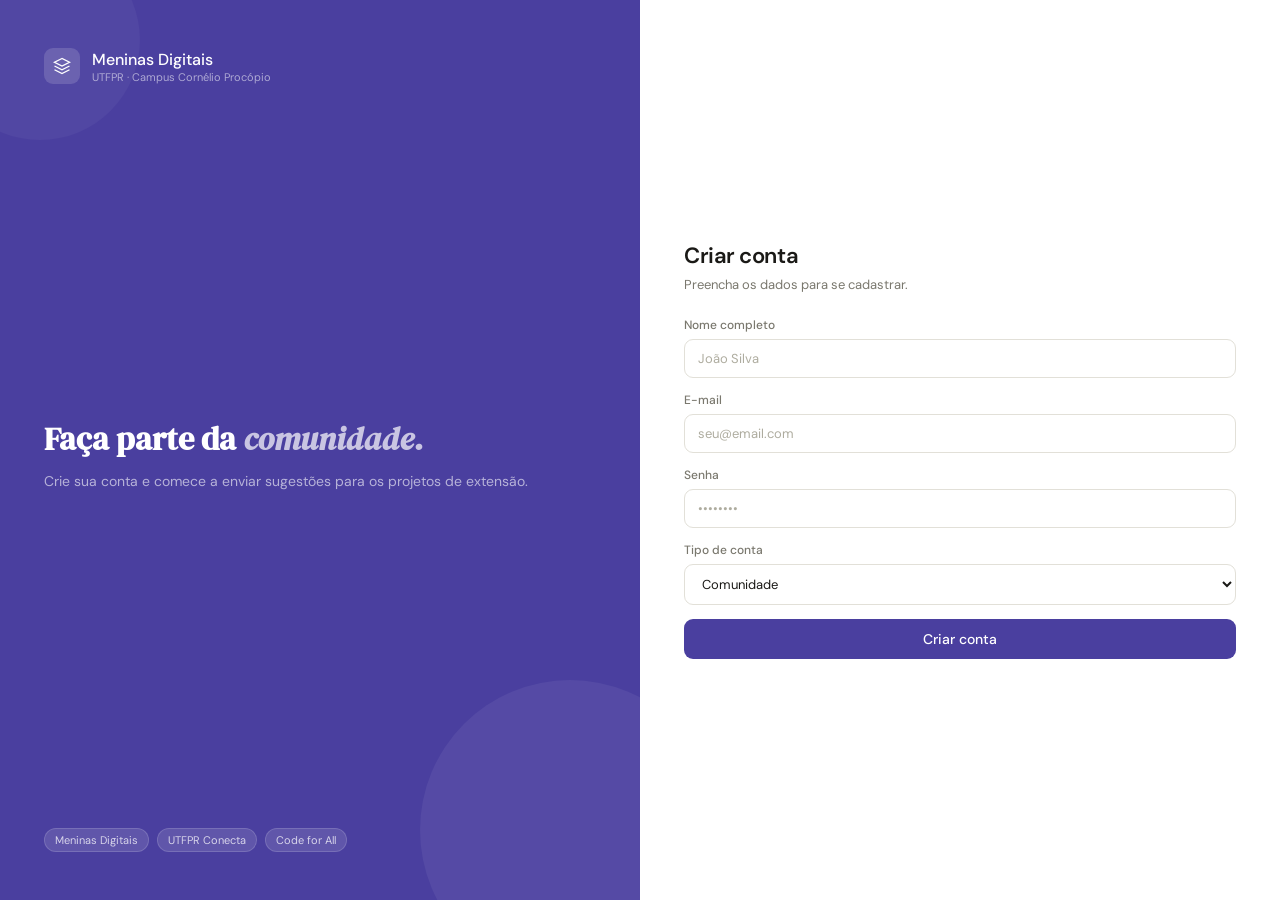
<file: src/main/webapp/index.html>
<!DOCTYPE html>
<html lang="pt-BR">
<head>
  <meta charset="UTF-8" />
  <meta name="viewport" content="width=device-width, initial-scale=1.0" />
  <title>Meninas Digitais · UTFPR</title>
  <link href="https://fonts.googleapis.com/css2?family=DM+Sans:wght@300;400;500;600&family=DM+Serif+Display:ital@0;1&display=swap" rel="stylesheet" />
  <link rel="stylesheet" href="styles.css" />
</head>
<body>

  <div class="shell">
    <div class="left">
      <div class="logo">
        <div class="logo-icon">
          <svg viewBox="0 0 24 24"><path d="M12 2L2 7l10 5 10-5-10-5zM2 17l10 5 10-5M2 12l10 5 10-5"/></svg>
        </div>
        <div>
          <div class="logo-brand">Meninas Digitais</div>
          <div class="logo-sub">UTFPR · Campus Cornélio Procópio</div>
        </div>
      </div>
      <div class="headline">
        <h1>Faça parte da <em>comunidade.</em></h1>
        <p>Crie sua conta e comece a enviar sugestões para os projetos de extensão.</p>
      </div>
      <div class="badges">
        <span class="badge">Meninas Digitais</span>
        <span class="badge">UTFPR Conecta</span>
        <span class="badge">Code for All</span>
      </div>
    </div>

    <div class="right">
      <div class="title">Criar conta</div>
      <div class="sub">Preencha os dados para se cadastrar.</div>

      <div class="field">
        <label>Nome completo</label>
        <input type="text" id="nome" placeholder="João Silva" />
      </div>
      <div class="field">
        <label>E-mail</label>
        <input type="email" id="email" placeholder="seu@email.com" />
      </div>
      <div class="field">
        <label>Senha</label>
        <input type="password" id="senha" placeholder="••••••••" />
      </div>
      <div class="field">
        <label>Tipo de conta</label>
        <select id="tipo">
          <option value="COMUM">Comunidade</option>
          <option value="GESTOR">Coordenador</option>
          <option value="ADMINISTRADOR">Admin</option>
        </select>
      </div>

      <button class="btn-primary" onclick="cadastrar()">Criar conta</button>
      <div class="result" id="result"></div>
    </div>
  </div>

  <script src="script.js"></script>
</body>
</html>
</file>
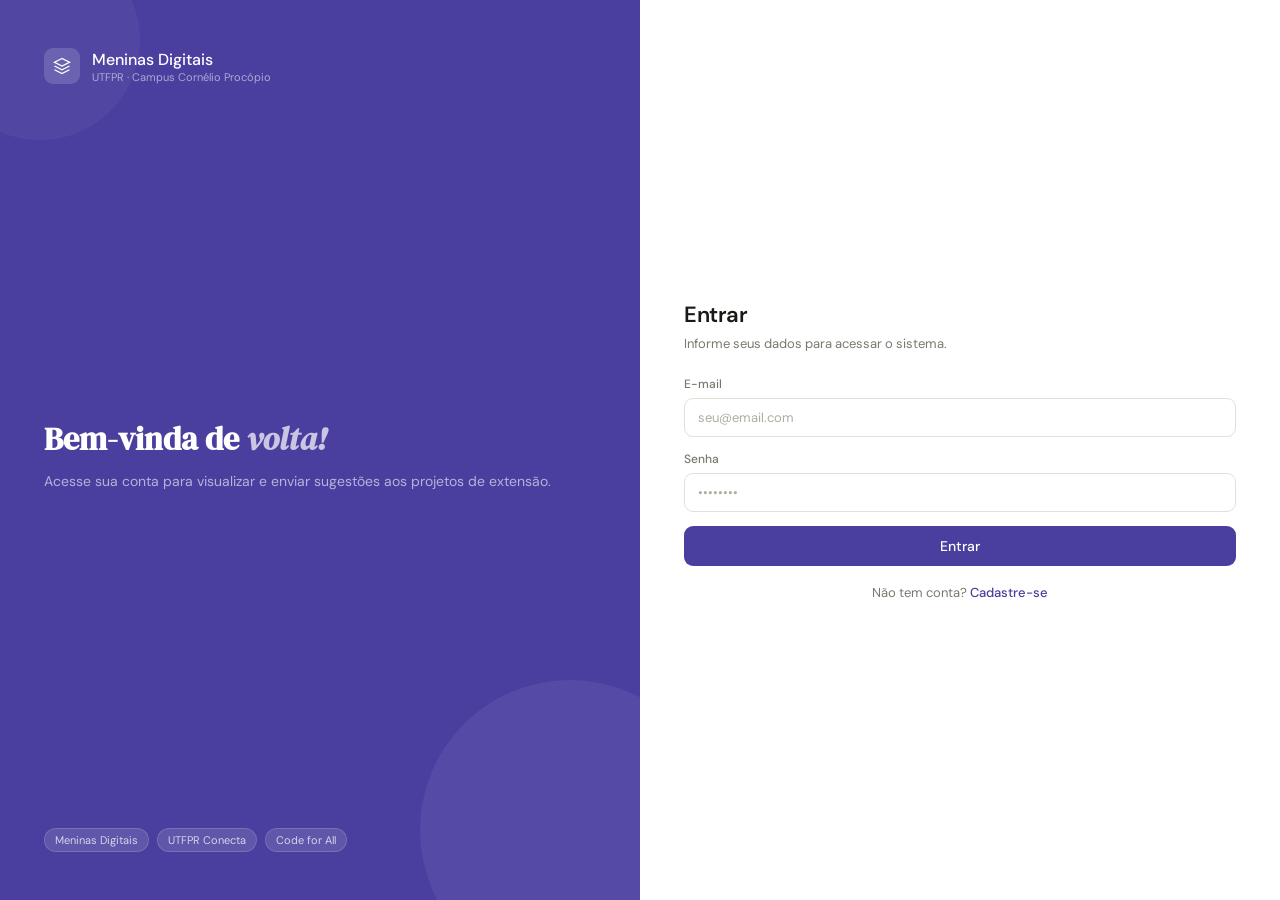
<file: src/main/webapp/login.html>
<!DOCTYPE html>
<html lang="pt-BR">
<head>
  <meta charset="UTF-8" />
  <meta name="viewport" content="width=device-width, initial-scale=1.0" />
  <title>Meninas Digitais · UTFPR</title>
  <link href="https://fonts.googleapis.com/css2?family=DM+Sans:wght@300;400;500;600&family=DM+Serif+Display:ital@0;1&display=swap" rel="stylesheet" />
  <link rel="stylesheet" href="styles.css" />
</head>
<body>

  <div class="shell">
    <div class="left">
      <div class="logo">
        <div class="logo-icon">
          <svg viewBox="0 0 24 24"><path d="M12 2L2 7l10 5 10-5-10-5zM2 17l10 5 10-5M2 12l10 5 10-5"/></svg>
        </div>
        <div>
          <div class="logo-brand">Meninas Digitais</div>
          <div class="logo-sub">UTFPR · Campus Cornélio Procópio</div>
        </div>
      </div>
      <div class="headline">
        <h1>Bem-vinda de <em>volta!</em></h1>
        <p>Acesse sua conta para visualizar e enviar sugestões aos projetos de extensão.</p>
      </div>
      <div class="badges">
        <span class="badge">Meninas Digitais</span>
        <span class="badge">UTFPR Conecta</span>
        <span class="badge">Code for All</span>
      </div>
    </div>

    <div class="right">
      <div class="title">Entrar</div>
      <div class="sub">Informe seus dados para acessar o sistema.</div>

      <div class="field">
        <label>E-mail</label>
        <input type="email" id="email" placeholder="seu@email.com" />
      </div>
      <div class="field">
        <label>Senha</label>
        <input type="password" id="senha" placeholder="••••••••" />
      </div>

      <button class="btn-primary" onclick="entrar()">Entrar</button>
      <div class="result" id="result"></div>

      <div class="link-bottom">
        Não tem conta? <a href="index.html">Cadastre-se</a>
      </div>
    </div>
  </div>

  <script src="login.js"></script>
</body>
</html>
</file>
<file: src/main/webapp/styles.css>
*, *::before, *::after {
  box-sizing: border-box;
  margin: 0;
  padding: 0;
}

html, body {
  height: 100%;
  font-family: 'DM Sans', sans-serif;
  background: #F5F4F0;
  color: #1A1916;
}

.shell {
  display: grid;
  grid-template-columns: 1fr 1fr;
  min-height: 100vh;
  width: 100%;
}

.left {
  background: #4A3F9F;
  padding: 48px 44px;
  display: flex;
  flex-direction: column;
  justify-content: space-between;
  position: relative;
  overflow: hidden;
}

.left::before {
  content: '';
  position: absolute;
  bottom: -80px; right: -80px;
  width: 300px; height: 300px;
  border-radius: 50%;
  background: rgba(255,255,255,.06);
}

.left::after {
  content: '';
  position: absolute;
  top: -60px; left: -60px;
  width: 200px; height: 200px;
  border-radius: 50%;
  background: rgba(255,255,255,.04);
}

.logo {
  display: flex;
  align-items: center;
  gap: 12px;
}

.logo-icon {
  width: 36px; height: 36px;
  background: rgba(255,255,255,.15);
  border-radius: 9px;
  display: flex; align-items: center; justify-content: center;
  flex-shrink: 0;
}

.logo-icon svg {
  width: 18px; height: 18px;
  stroke: #fff; fill: none; stroke-width: 1.8;
}

.logo-brand { color: #fff; font-size: 16px; font-weight: 500; }
.logo-sub   { color: rgba(255,255,255,.55); font-size: 11px; }

.headline { position: relative; z-index: 1; }

.headline h1 {
  font-family: 'DM Serif Display', serif;
  font-size: 32px;
  line-height: 1.2;
  color: #fff;
  margin-bottom: 12px;
}

.headline h1 em { font-style: italic; color: rgba(255,255,255,.7); }
.headline p     { color: rgba(255,255,255,.6); font-size: 14px; line-height: 1.6; }

.badges { display: flex; gap: 8px; flex-wrap: wrap; position: relative; z-index: 1; }

.badge {
  font-size: 11px;
  padding: 4px 10px;
  border-radius: 99px;
  background: rgba(255,255,255,.12);
  color: rgba(255,255,255,.75);
  border: 1px solid rgba(255,255,255,.15);
}

.right {
  background: #fff;
  padding: 48px 44px;
  display: flex;
  flex-direction: column;
  justify-content: center;
}

.title { font-size: 22px; font-weight: 600; letter-spacing: -.02em; margin-bottom: 6px; }
.sub   { font-size: 13px; color: #7A786E; margin-bottom: 24px; }

.field { margin-bottom: 14px; }

.field label {
  display: block;
  font-size: 12px; font-weight: 500;
  color: #7A786E;
  margin-bottom: 6px;
}

.field input,
.field select {
  width: 100%;
  padding: 10px 13px;
  border: 1.5px solid #E2E0D8;
  border-radius: 9px;
  font-family: 'DM Sans', sans-serif;
  font-size: 13px;
  color: #1A1916;
  background: #fff;
  outline: none;
  transition: border-color .15s;
}

.field input:focus,
.field select:focus { border-color: #6C5FCF; }

.field input::placeholder { color: #AEAC9F; }

.btn-primary {
  width: 100%;
  padding: 11px;
  background: #4A3F9F;
  color: #fff;
  border: none;
  border-radius: 9px;
  font-family: 'DM Sans', sans-serif;
  font-size: 14px; font-weight: 500;
  cursor: pointer;
  transition: background .15s;
}

.btn-primary:hover { background: #6C5FCF; }

.result {
  margin-top: 12px;
  padding: 10px 13px;
  border-radius: 8px;
  font-size: 12px;
  display: none;
  border: 1px solid;
}

.result.ok  { background: #EAF3DE; color: #3B6D11; border-color: #97C459; }
.result.err { background: #FCEBEB; color: #A32D2D; border-color: #F09595; }

@media (max-width: 640px) {
  .shell { grid-template-columns: 1fr; }
  .left  { padding: 32px 28px; gap: 24px; min-height: auto; }
  .left::before, .left::after { display: none; }
  .headline h1 { font-size: 24px; }
  .right { padding: 32px 28px; }
}
.link-bottom {
  margin-top: 18px;
  font-size: 13px;
  color: #7A786E;
  text-align: center;
}

.link-bottom a {
  color: #4A3F9F;
  text-decoration: none;
  font-weight: 500;
}

.link-bottom a:hover { text-decoration: underline; }
</file>
